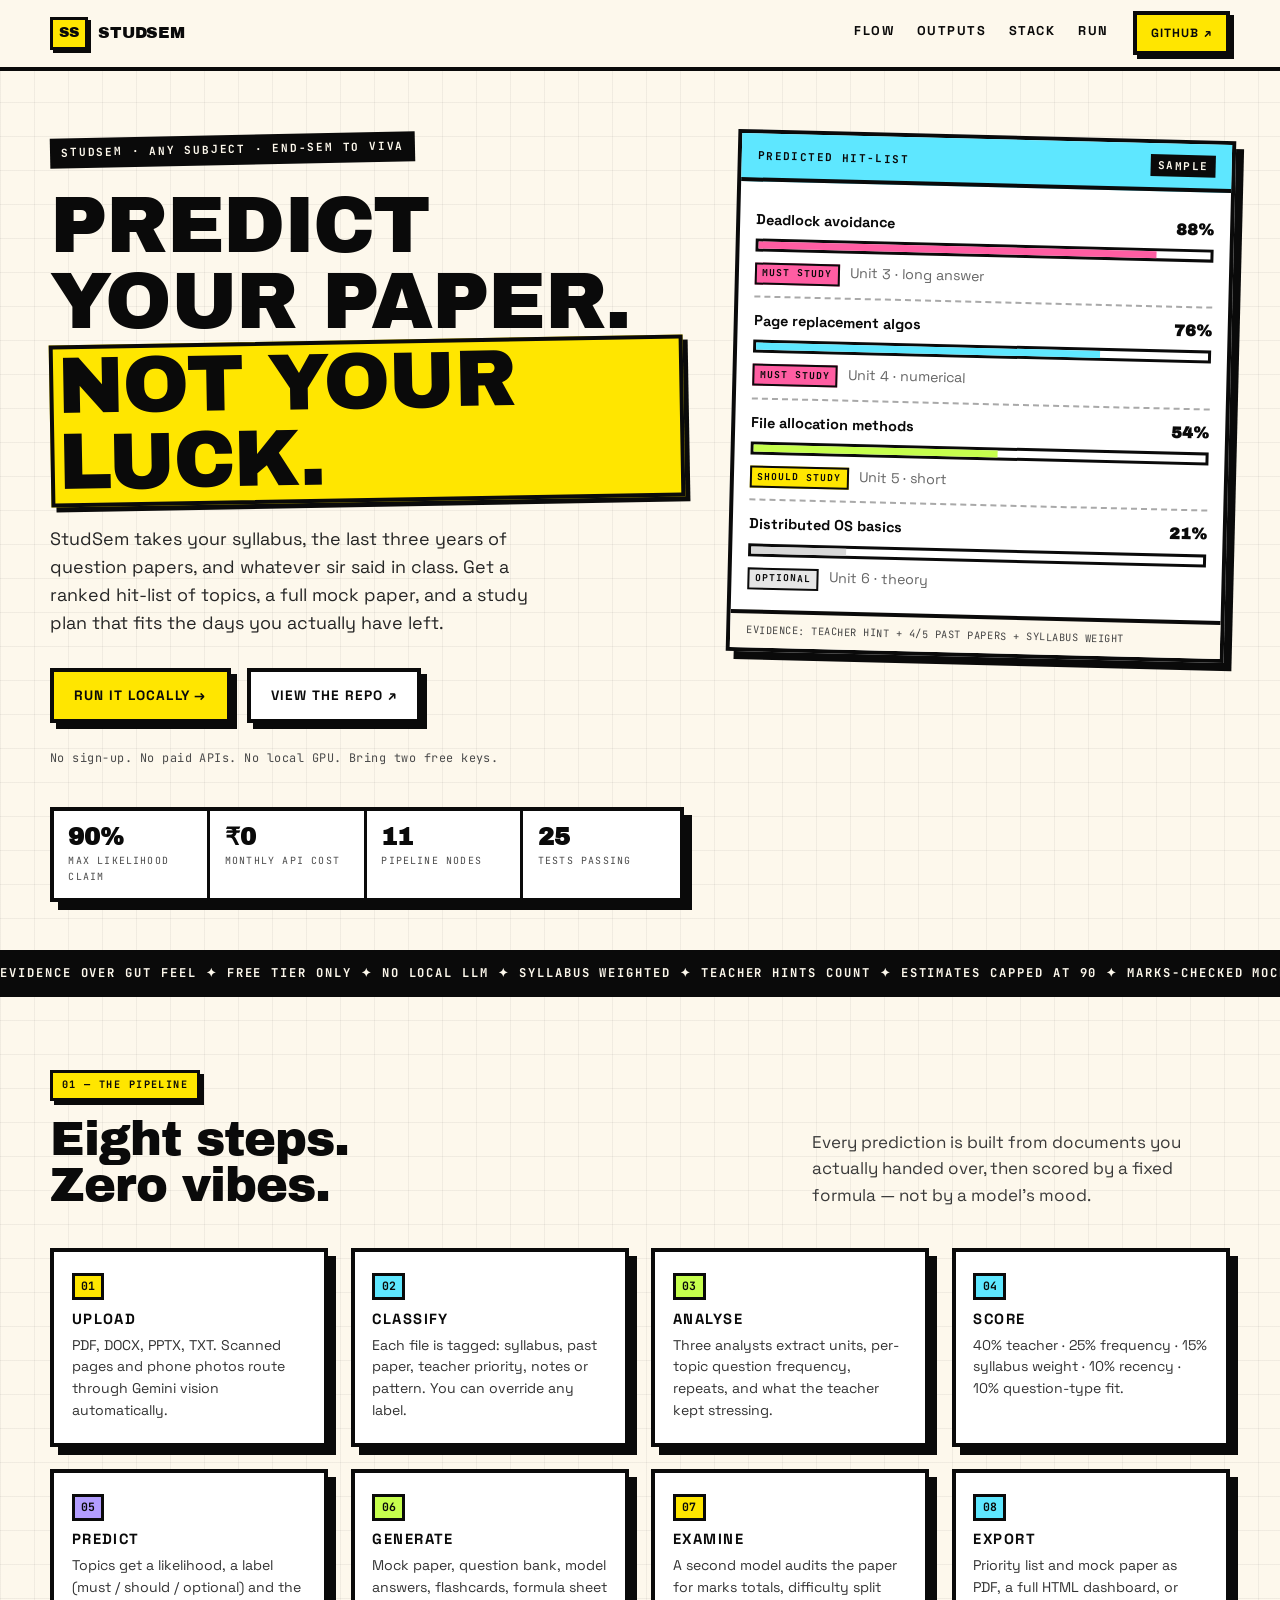
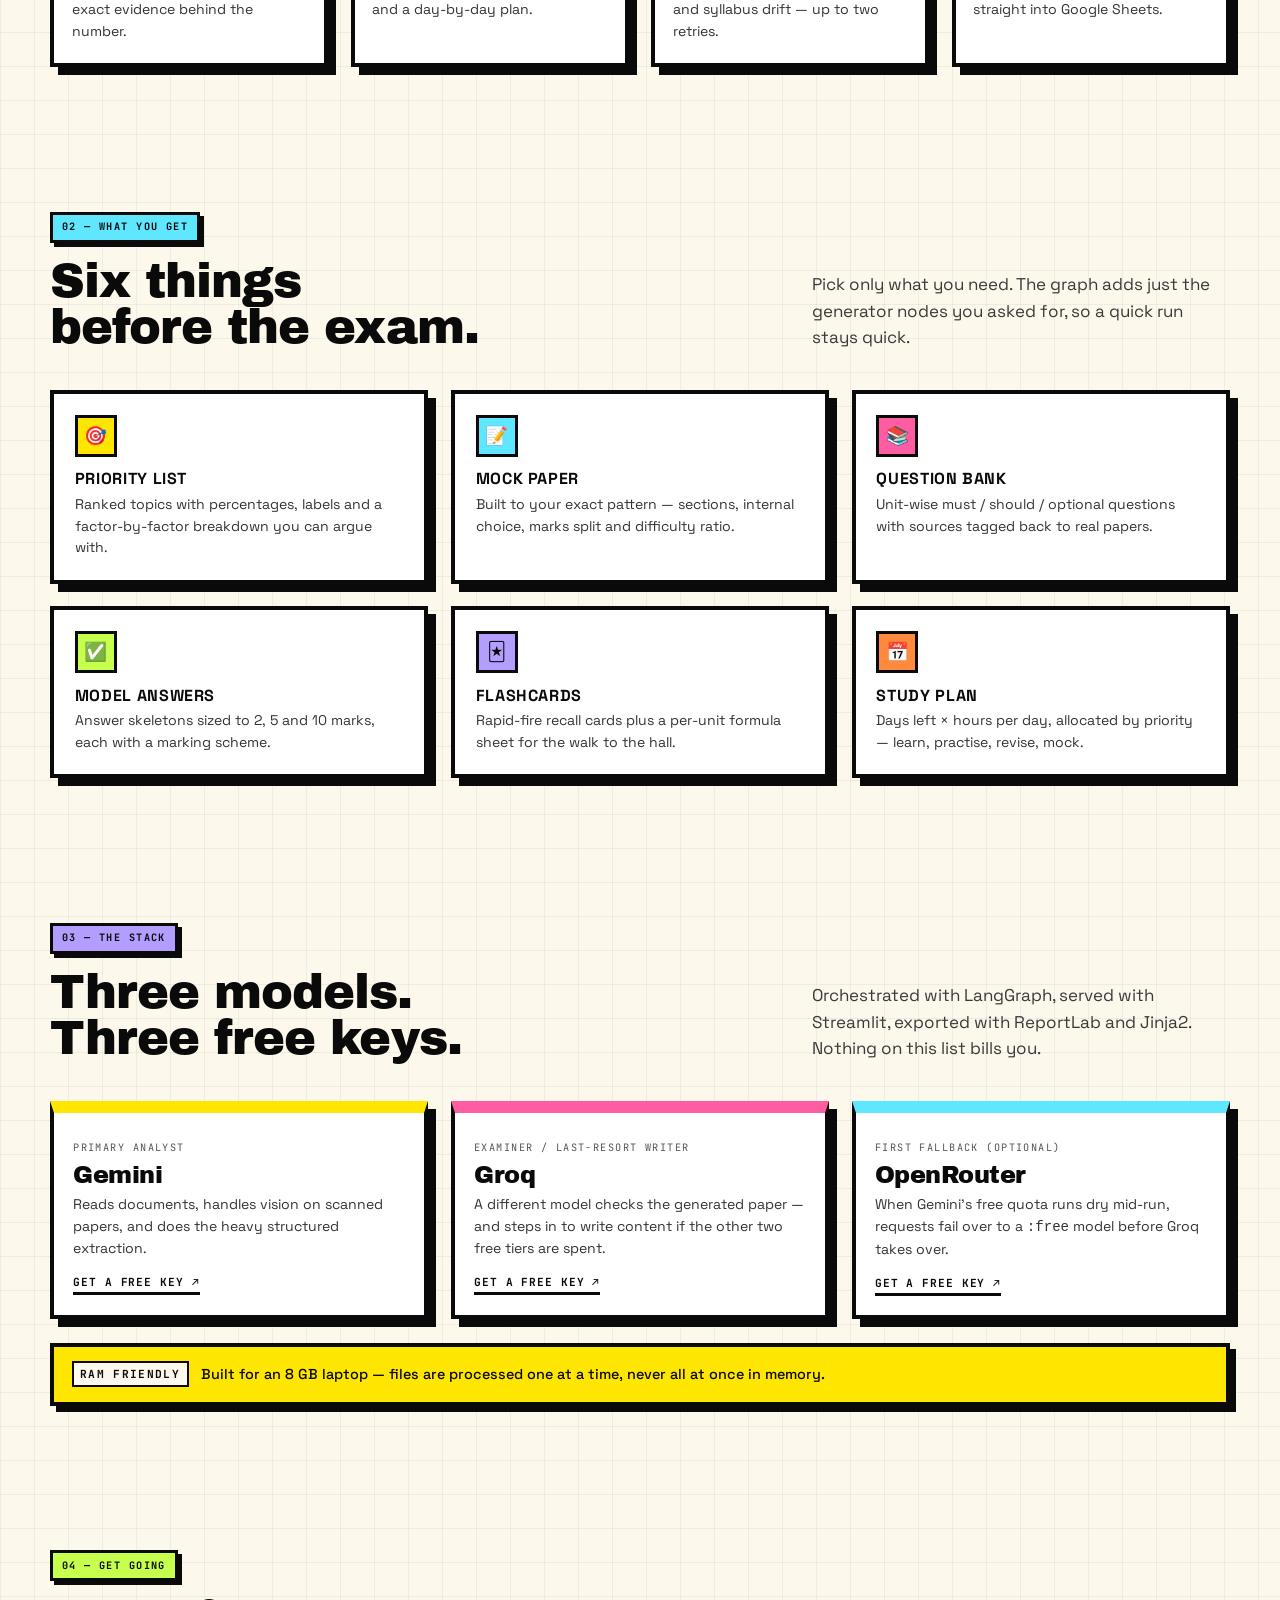
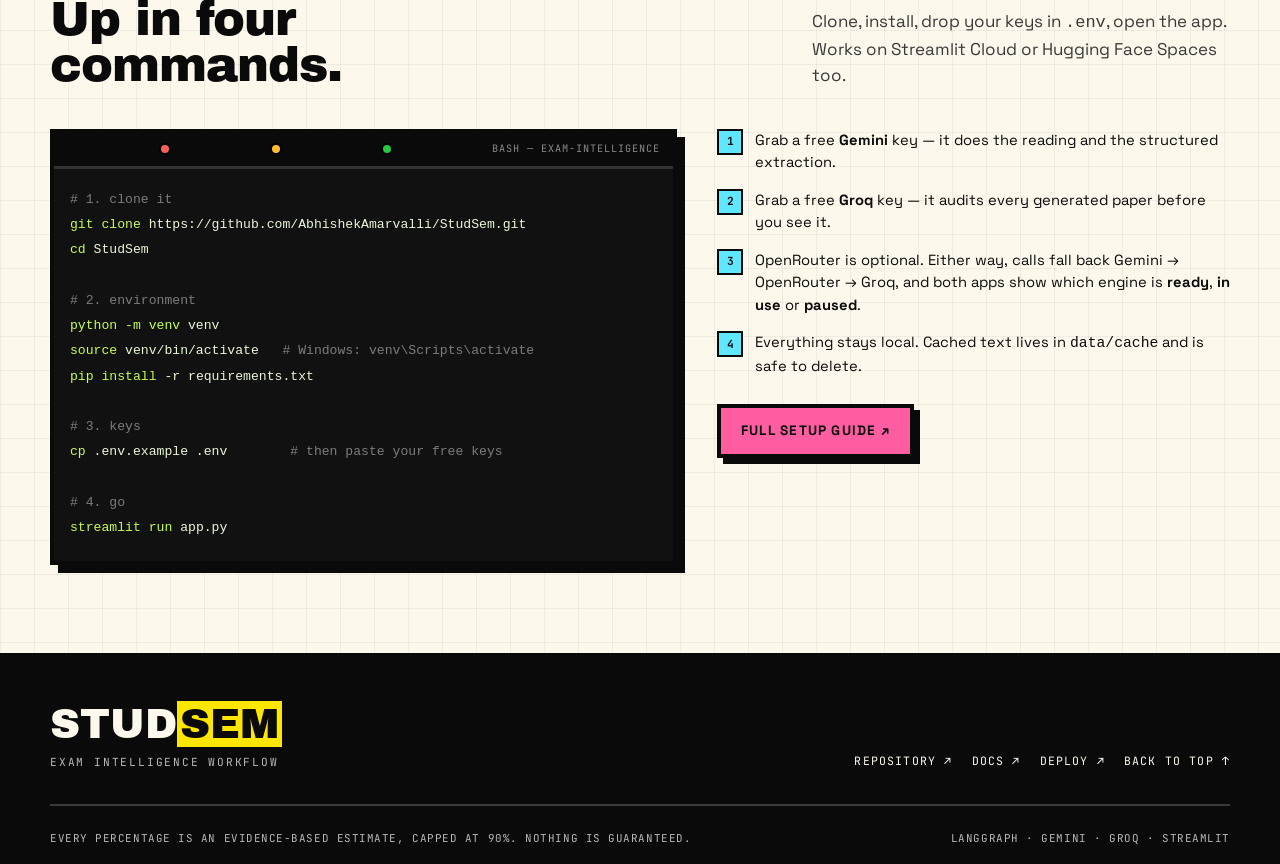
<file: index.html>
<!DOCTYPE html>
<html lang="en">
<head>
<meta charset="utf-8">
<meta name="viewport" content="width=device-width, initial-scale=1">
<title>StudSem — predict your paper, not your luck</title>
<meta name="description" content="Evidence-based exam preparation for any subject and exam type — theory papers, practicals and vivas. LangGraph + Gemini + Groq, 100% free tier.">
<meta property="og:title" content="StudSem — Exam Intelligence Workflow">
<meta property="og:description" content="Drop in your syllabus, past papers and teacher hints. Get a ranked hit-list, a mock paper and a study plan that fits the days you have left.">
<link rel="icon" href="data:image/svg+xml,%3Csvg xmlns='http://www.w3.org/2000/svg' viewBox='0 0 100 100'%3E%3Crect width='100' height='100' fill='%23ffe600'/%3E%3Ctext x='50' y='74' font-size='68' font-family='Arial Black, sans-serif' text-anchor='middle' fill='%23000'%3EE%3C/text%3E%3C/svg%3E">
<link rel="preconnect" href="https://fonts.googleapis.com">
<link rel="preconnect" href="https://fonts.gstatic.com" crossorigin>
<link href="https://fonts.googleapis.com/css2?family=Archivo+Black&family=JetBrains+Mono:wght@400;700&family=Space+Grotesk:wght@400;500;700&display=swap" rel="stylesheet">
<style>
  :root {
    --ink: #0a0a0a;
    --paper: #fdf8ec;
    --white: #ffffff;
    --yellow: #ffe600;
    --pink: #ff5da2;
    --cyan: #5ee7ff;
    --lime: #c6ff4d;
    --purple: #b39dff;
    --orange: #ff8a3d;
    --shadow: 8px 8px 0 var(--ink);
    --line: 4px solid var(--ink);
  }

  *, *::before, *::after { box-sizing: border-box; }

  html { scroll-behavior: smooth; }

  body {
    margin: 0;
    background-color: var(--paper);
    background-image:
      linear-gradient(to right, rgba(10, 10, 10, .05) 1px, transparent 1px),
      linear-gradient(to bottom, rgba(10, 10, 10, .05) 1px, transparent 1px);
    background-size: 34px 34px;
    color: var(--ink);
    font-family: 'Space Grotesk', ui-sans-serif, system-ui, -apple-system, sans-serif;
    font-size: 17px;
    line-height: 1.55;
    -webkit-font-smoothing: antialiased;
  }

  h1, h2, h3 {
    font-family: 'Archivo Black', 'Arial Black', ui-sans-serif, sans-serif;
    font-weight: 400;
    line-height: .95;
    letter-spacing: -.02em;
    margin: 0;
    text-wrap: balance;
  }

  p { margin: 0; }
  a { color: inherit; }

  :focus-visible {
    outline: 3px solid var(--ink);
    outline-offset: 3px;
  }

  .wrap {
    width: min(1180px, 100% - 2.5rem);
    margin-inline: auto;
  }

  /* ── Nav ─────────────────────────────────────────────────────────────── */
  .nav {
    position: sticky;
    top: 0;
    z-index: 50;
    background: var(--paper);
    border-bottom: var(--line);
  }

  .nav-inner {
    display: flex;
    align-items: center;
    gap: 1.5rem;
    padding: .7rem 0;
  }

  .brand {
    display: flex;
    align-items: center;
    gap: .6rem;
    text-decoration: none;
    font-family: 'Archivo Black', sans-serif;
    font-size: 1rem;
    letter-spacing: -.01em;
  }

  .brand-mark {
    background: var(--yellow);
    border: 3px solid var(--ink);
    box-shadow: 3px 3px 0 var(--ink);
    padding: .1rem .4rem .2rem;
    font-size: .9rem;
  }

  .nav-links {
    display: flex;
    gap: 1.4rem;
    margin-left: auto;
    font-size: .8rem;
    font-weight: 700;
    letter-spacing: .12em;
    text-transform: uppercase;
  }

  .nav-links a {
    text-decoration: none;
    padding-bottom: 2px;
    border-bottom: 3px solid transparent;
  }

  .nav-links a:hover { border-bottom-color: var(--pink); }

  /* ── Buttons ─────────────────────────────────────────────────────────── */
  .btn {
    display: inline-flex;
    align-items: center;
    gap: .55rem;
    padding: .8rem 1.25rem;
    border: var(--line);
    background: var(--yellow);
    color: var(--ink);
    font-family: 'Space Grotesk', sans-serif;
    font-size: .85rem;
    font-weight: 700;
    letter-spacing: .09em;
    text-transform: uppercase;
    text-decoration: none;
    box-shadow: 6px 6px 0 var(--ink);
    transition: transform .12s ease, box-shadow .12s ease;
    cursor: pointer;
    white-space: nowrap;
  }

  .btn:hover {
    transform: translate(-2px, -2px);
    box-shadow: 9px 9px 0 var(--ink);
  }

  .btn:active {
    transform: translate(4px, 4px);
    box-shadow: 2px 2px 0 var(--ink);
  }

  .btn.ghost { background: var(--white); }
  .btn.pink { background: var(--pink); }
  .btn.sm { padding: .55rem .9rem; font-size: .75rem; box-shadow: 4px 4px 0 var(--ink); }
  .btn.sm:hover { box-shadow: 6px 6px 0 var(--ink); }

  /* ── Hero ────────────────────────────────────────────────────────────── */
  .hero {
    display: grid;
    grid-template-columns: 1.12fr .88fr;
    gap: 3rem;
    align-items: start;
    padding: 4rem 0 3.5rem;
  }

  .eyebrow {
    display: inline-block;
    background: var(--ink);
    color: var(--paper);
    font-family: 'JetBrains Mono', monospace;
    font-size: .7rem;
    font-weight: 700;
    letter-spacing: .16em;
    text-transform: uppercase;
    padding: .4rem .7rem;
    transform: rotate(-1.2deg);
    margin-bottom: 1.4rem;
  }

  .hero h1 {
    font-size: clamp(2.5rem, 6.4vw, 5rem);
    margin-bottom: 1.5rem;
  }

  .hl {
    display: inline-block;
    background: var(--yellow);
    border: var(--line);
    box-shadow: 5px 5px 0 var(--ink);
    padding: 0 .25rem .1rem;
    transform: rotate(-1deg);
  }

  .lede {
    font-size: 1.12rem;
    max-width: 46ch;
    color: #262626;
  }

  .cta-row {
    display: flex;
    flex-wrap: wrap;
    gap: 1rem;
    margin-top: 2rem;
  }

  .hero-note {
    margin-top: 1.6rem;
    font-family: 'JetBrains Mono', monospace;
    font-size: .74rem;
    letter-spacing: .04em;
    color: #4a4a4a;
  }

  .stats {
    display: grid;
    grid-template-columns: repeat(4, 1fr);
    border: var(--line);
    box-shadow: var(--shadow);
    background: var(--white);
    margin-top: 2.5rem;
  }

  .stat {
    padding: .85rem .9rem;
    border-right: 3px solid var(--ink);
  }

  .stat:last-child { border-right: 0; }

  .stat b {
    display: block;
    font-family: 'Archivo Black', sans-serif;
    font-size: 1.5rem;
    line-height: 1;
  }

  .stat span {
    display: block;
    margin-top: .3rem;
    font-family: 'JetBrains Mono', monospace;
    font-size: .62rem;
    letter-spacing: .12em;
    text-transform: uppercase;
    color: #4a4a4a;
  }

  /* ── Sample ticket ───────────────────────────────────────────────────── */
  .ticket {
    border: var(--line);
    background: var(--white);
    box-shadow: var(--shadow);
    transform: rotate(1.4deg);
  }

  .ticket-head {
    display: flex;
    align-items: center;
    justify-content: space-between;
    gap: 1rem;
    padding: .7rem 1rem;
    background: var(--cyan);
    border-bottom: var(--line);
    font-family: 'JetBrains Mono', monospace;
    font-size: .68rem;
    font-weight: 700;
    letter-spacing: .13em;
    text-transform: uppercase;
  }

  .ticket-head span {
    background: var(--ink);
    color: var(--paper);
    padding: .15rem .45rem;
  }

  .ticket-body { padding: .9rem 1rem 1.1rem; }

  .t-row {
    padding: .7rem 0;
    border-bottom: 2px dashed rgba(10, 10, 10, .35);
  }

  .t-row:last-child { border-bottom: 0; padding-bottom: .2rem; }

  .t-top {
    display: flex;
    align-items: baseline;
    justify-content: space-between;
    gap: .6rem;
    font-size: .9rem;
    font-weight: 700;
  }

  .t-top small {
    font-family: 'JetBrains Mono', monospace;
    font-size: .66rem;
    font-weight: 400;
    letter-spacing: .06em;
    color: #5a5a5a;
    text-transform: uppercase;
  }

  .t-pct {
    font-family: 'Archivo Black', sans-serif;
    font-size: 1rem;
  }

  .bar {
    height: 13px;
    margin: .4rem 0 .35rem;
    border: 3px solid var(--ink);
    background: #fff;
  }

  .bar i {
    display: block;
    height: 100%;
    background: var(--pink);
  }

  .bar.cyan i { background: var(--cyan); }
  .bar.lime i { background: var(--lime); }

  .t-badge {
    display: inline-block;
    font-family: 'JetBrains Mono', monospace;
    font-size: .6rem;
    font-weight: 700;
    letter-spacing: .1em;
    text-transform: uppercase;
    border: 2px solid var(--ink);
    padding: .1rem .35rem;
  }

  .t-badge.must { background: var(--pink); }
  .t-badge.should { background: var(--yellow); }
  .t-badge.opt { background: #e6e6e6; }

  .ticket-foot {
    border-top: var(--line);
    padding: .55rem 1rem;
    background: var(--paper);
    font-family: 'JetBrains Mono', monospace;
    font-size: .64rem;
    letter-spacing: .05em;
    text-transform: uppercase;
    color: #444;
  }

  /* ── Ticker ──────────────────────────────────────────────────────────── */
  .ticker {
    overflow: hidden;
    background: var(--ink);
    color: var(--paper);
    border-top: var(--line);
    border-bottom: var(--line);
  }

  .ticker-track {
    display: flex;
    width: max-content;
    gap: 2.5rem;
    padding: .65rem 0;
    white-space: nowrap;
    font-family: 'JetBrains Mono', monospace;
    font-size: .76rem;
    font-weight: 700;
    letter-spacing: .16em;
    text-transform: uppercase;
    animation: slide 30s linear infinite;
  }

  @keyframes slide {
    from { transform: translateX(0); }
    to { transform: translateX(-50%); }
  }

  /* ── Sections ────────────────────────────────────────────────────────── */
  section { padding: 4.5rem 0; scroll-margin-top: 80px; }

  .section-head {
    display: flex;
    flex-wrap: wrap;
    align-items: end;
    justify-content: space-between;
    gap: 1.25rem;
    margin-bottom: 2.5rem;
  }

  .section-head h2 {
    font-size: clamp(1.9rem, 4vw, 3rem);
  }

  .section-head p {
    max-width: 38ch;
    color: #3a3a3a;
  }

  .tag {
    display: inline-block;
    background: var(--pink);
    border: 3px solid var(--ink);
    box-shadow: 4px 4px 0 var(--ink);
    font-family: 'JetBrains Mono', monospace;
    font-size: .64rem;
    font-weight: 700;
    letter-spacing: .14em;
    text-transform: uppercase;
    padding: .3rem .55rem;
    margin-bottom: 1rem;
  }

  .tag.y { background: var(--yellow); }
  .tag.c { background: var(--cyan); }
  .tag.l { background: var(--lime); }
  .tag.p { background: var(--purple); }

  /* ── Flow grid ───────────────────────────────────────────────────────── */
  .flow {
    display: grid;
    grid-template-columns: repeat(4, 1fr);
    gap: 1.4rem;
  }

  .step {
    position: relative;
    background: var(--white);
    border: var(--line);
    box-shadow: var(--shadow);
    padding: 1.2rem 1.1rem 1.3rem;
    transition: transform .12s ease, box-shadow .12s ease;
  }

  .step:hover {
    transform: translate(-3px, -3px);
    box-shadow: 11px 11px 0 var(--ink);
  }

  .step-num {
    display: inline-block;
    background: var(--yellow);
    border: 3px solid var(--ink);
    font-family: 'JetBrains Mono', monospace;
    font-size: .72rem;
    font-weight: 700;
    padding: .1rem .4rem;
    margin-bottom: .8rem;
  }

  .step:nth-child(2n) .step-num { background: var(--cyan); }
  .step:nth-child(3n) .step-num { background: var(--lime); }
  .step:nth-child(5n) .step-num { background: var(--purple); }

  .step h3 {
    font-family: 'Space Grotesk', sans-serif;
    font-weight: 700;
    font-size: .92rem;
    letter-spacing: .1em;
    text-transform: uppercase;
    margin-bottom: .5rem;
  }

  .step p { font-size: .88rem; color: #333; }

  /* ── Output cards ────────────────────────────────────────────────────── */
  .cards {
    display: grid;
    grid-template-columns: repeat(3, 1fr);
    gap: 1.4rem;
  }

  .card {
    border: var(--line);
    box-shadow: var(--shadow);
    background: var(--white);
    padding: 1.3rem;
    transition: transform .12s ease, box-shadow .12s ease;
  }

  .card:hover {
    transform: translate(-3px, -3px);
    box-shadow: 11px 11px 0 var(--ink);
  }

  .card .ico {
    display: inline-flex;
    align-items: center;
    justify-content: center;
    width: 42px;
    height: 42px;
    border: 3px solid var(--ink);
    background: var(--yellow);
    font-size: 1.15rem;
    margin-bottom: 0.9rem;
  }

  .card:nth-child(2) .ico { background: var(--cyan); }
  .card:nth-child(3) .ico { background: var(--pink); }
  .card:nth-child(4) .ico { background: var(--lime); }
  .card:nth-child(5) .ico { background: var(--purple); }
  .card:nth-child(6) .ico { background: var(--orange); }

  .card h3 {
    font-family: 'Space Grotesk', sans-serif;
    font-weight: 700;
    font-size: 1rem;
    letter-spacing: .04em;
    text-transform: uppercase;
    margin-bottom: .45rem;
  }

  .card p { font-size: .88rem; color: #333; }

  /* ── Stack ───────────────────────────────────────────────────────────── */
  .stack {
    display: grid;
    grid-template-columns: repeat(3, 1fr);
    gap: 1.4rem;
  }

  .stack-card {
    border: var(--line);
    background: var(--white);
    border-top: 12px solid var(--ink);
    box-shadow: var(--shadow);
    padding: 1.2rem;
  }

  .stack-card:nth-child(1) { border-top-color: var(--yellow); }
  .stack-card:nth-child(2) { border-top-color: var(--pink); }
  .stack-card:nth-child(3) { border-top-color: var(--cyan); }

  .stack-card .role {
    font-family: 'JetBrains Mono', monospace;
    font-size: .64rem;
    letter-spacing: .14em;
    text-transform: uppercase;
    color: #555;
  }

  .stack-card h3 {
    font-family: 'Archivo Black', sans-serif;
    font-size: 1.5rem;
    margin: .3rem 0 .5rem;
  }

  .stack-card p { font-size: .88rem; color: #333; }

  .stack-card a {
    display: inline-block;
    margin-top: .9rem;
    font-family: 'JetBrains Mono', monospace;
    font-size: .7rem;
    font-weight: 700;
    letter-spacing: .08em;
    text-transform: uppercase;
    text-decoration: none;
    border-bottom: 3px solid var(--ink);
  }

  .stack-card a:hover { background: var(--yellow); }

  .note {
    margin-top: 1.5rem;
    display: flex;
    flex-wrap: wrap;
    align-items: center;
    gap: .8rem;
    border: var(--line);
    background: var(--yellow);
    box-shadow: 6px 6px 0 var(--ink);
    padding: .9rem 1.1rem;
    font-size: .9rem;
    font-weight: 500;
  }

  .note b { font-family: 'JetBrains Mono', monospace; font-size: .7rem; letter-spacing: .12em; text-transform: uppercase; border: 2px solid var(--ink); padding: .15rem .4rem; background: var(--paper); }

  /* ── Run ─────────────────────────────────────────────────────────────── */
  .run-grid {
    display: grid;
    grid-template-columns: 1.1fr .9fr;
    gap: 2.5rem;
    align-items: start;
  }

  .terminal {
    border: var(--line);
    box-shadow: var(--shadow);
    background: #111;
    color: #eaf7d9;
    overflow: hidden;
  }

  .terminal-bar {
    display: flex;
    align-items: center;
    gap: .45rem;
    padding: .55rem .8rem;
    background: var(--ink);
    border-bottom: 3px solid #333;
  }

  .dot {
    width: 12px;
    height: 12px;
    border-radius: 50%;
    border: 2px solid #000;
  }

  .dot.r { background: #ff5f57; }
  .dot.y { background: #febc2e; }
  .dot.g { background: #28c840; }

  .terminal-bar span {
    margin-left: auto;
    font-family: 'JetBrains Mono', monospace;
    font-size: .64rem;
    letter-spacing: .1em;
    text-transform: uppercase;
    color: #8a8a8a;
  }

  pre {
    margin: 0;
    padding: 1.1rem 1rem 1.3rem;
    overflow-x: auto;
    font-family: 'JetBrains Mono', monospace;
    font-size: .82rem;
    line-height: 1.85;
  }

  pre .c { color: #7c7c7c; }
  pre .cmd { color: var(--lime); }

  .run-list {
    list-style: none;
    margin: 0 0 1.6rem;
    padding: 0;
    display: grid;
    gap: .9rem;
  }

  .run-list li {
    display: flex;
    gap: .75rem;
    font-size: .92rem;
  }

  .run-list .k {
    flex: none;
    width: 26px;
    height: 26px;
    display: grid;
    place-items: center;
    border: 2px solid var(--ink);
    background: var(--cyan);
    font-family: 'JetBrains Mono', monospace;
    font-size: .7rem;
    font-weight: 700;
  }

  /* ── Footer ──────────────────────────────────────────────────────────── */
  footer {
    border-top: var(--line);
    background: var(--ink);
    color: var(--paper);
    padding: 3rem 0 2rem;
    margin-top: 1rem;
  }

  .foot-grid {
    display: flex;
    flex-wrap: wrap;
    align-items: end;
    justify-content: space-between;
    gap: 2rem;
    padding-bottom: 2rem;
    border-bottom: 2px solid rgba(253, 248, 236, .2);
  }

  .foot-brand {
    font-family: 'Archivo Black', sans-serif;
    font-size: clamp(1.6rem, 4vw, 2.6rem);
    line-height: .95;
  }

  .foot-brand em {
    font-style: normal;
    background: var(--yellow);
    color: var(--ink);
    padding: 0 .2rem;
  }

  .foot-sub {
    margin-top: .6rem;
    font-family: 'JetBrains Mono', monospace;
    font-size: .7rem;
    letter-spacing: .16em;
    text-transform: uppercase;
    color: #b9b9b9;
  }

  .foot-links {
    display: flex;
    flex-wrap: wrap;
    gap: 1.2rem;
    font-family: 'JetBrains Mono', monospace;
    font-size: .72rem;
    letter-spacing: .1em;
    text-transform: uppercase;
  }

  .foot-links a {
    text-decoration: none;
    border-bottom: 2px solid transparent;
  }

  .foot-links a:hover { border-bottom-color: var(--lime); }

  .disclaimer {
    padding-top: 1.5rem;
    display: flex;
    flex-wrap: wrap;
    gap: 1rem;
    justify-content: space-between;
    font-family: 'JetBrains Mono', monospace;
    font-size: .68rem;
    letter-spacing: .05em;
    color: #b9b9b9;
    text-transform: uppercase;
  }

  /* ── Responsive ──────────────────────────────────────────────────────── */
  @media (max-width: 1000px) {
    .flow { grid-template-columns: repeat(2, 1fr); }
    .cards, .stack { grid-template-columns: repeat(2, 1fr); }
    .hero { grid-template-columns: 1fr; gap: 2.5rem; padding-top: 3rem; }
    .run-grid { grid-template-columns: 1fr; }
    .nav-links { display: none; }
    .nav-inner .btn { margin-left: auto; }
  }

  @media (max-width: 620px) {
    body { font-size: 16px; }
    .wrap { width: calc(100% - 1.6rem); }
    .flow, .cards, .stack { grid-template-columns: 1fr; }
    .stats { grid-template-columns: repeat(2, 1fr); }
    .stat:nth-child(2) { border-right: 0; }
    .stat:nth-child(1), .stat:nth-child(2) { border-bottom: 3px solid var(--ink); }
    section { padding: 3rem 0; }
    .ticket { transform: rotate(.7deg); }
    .hero h1 { font-size: clamp(2.2rem, 11vw, 3rem); }
  }

  @media (prefers-reduced-motion: reduce) {
    html { scroll-behavior: auto; }
    .ticker-track { animation: none; }
    .btn, .step, .card { transition: none; }
  }
</style>
</head>
<body>

<header class="nav">
  <div class="wrap nav-inner">
    <a class="brand" href="#top">
      <span class="brand-mark">SS</span>
      STUDSEM
    </a>
    <nav class="nav-links" aria-label="Sections">
      <a href="#flow">Flow</a>
      <a href="#outputs">Outputs</a>
      <a href="#stack">Stack</a>
      <a href="#run">Run</a>
    </nav>
    <a class="btn sm" href="https://github.com/AbhishekAmarvalli/StudSem" target="_blank" rel="noopener">GitHub ↗</a>
  </div>
</header>

<main id="top">

  <!-- Hero -->
  <div class="wrap">
    <section class="hero" style="padding-bottom:3rem">
      <div>
        <span class="eyebrow">StudSem · any subject · end-sem to viva</span>
        <h1>PREDICT YOUR PAPER.<br><span class="hl">NOT YOUR LUCK.</span></h1>
        <p class="lede">
          StudSem takes your syllabus, the last three years of question papers, and
          whatever sir said in class. Get a ranked hit-list of topics, a full mock paper,
          and a study plan that fits the days you actually have left.
        </p>
        <div class="cta-row">
          <a class="btn" href="#run">Run it locally →</a>
          <a class="btn ghost" href="https://github.com/AbhishekAmarvalli/StudSem" target="_blank" rel="noopener">View the repo ↗</a>
        </div>
        <p class="hero-note">No sign-up. No paid APIs. No local GPU. Bring two free keys.</p>

        <div class="stats" role="list">
          <div class="stat" role="listitem"><b>90%</b><span>Max likelihood claim</span></div>
          <div class="stat" role="listitem"><b>₹0</b><span>Monthly API cost</span></div>
          <div class="stat" role="listitem"><b>11</b><span>Pipeline nodes</span></div>
          <div class="stat" role="listitem"><b>25</b><span>Tests passing</span></div>
        </div>
      </div>

      <aside class="ticket" aria-label="Sample priority list output">
        <div class="ticket-head">Predicted hit-list <span>Sample</span></div>
        <div class="ticket-body">
          <div class="t-row">
            <div class="t-top"><span>Deadlock avoidance</span><span class="t-pct">88%</span></div>
            <div class="bar"><i style="width:88%"></i></div>
            <span class="t-badge must">Must study</span>
            <small style="margin-left:.4rem;color:#666">Unit 3 · long answer</small>
          </div>
          <div class="t-row">
            <div class="t-top"><span>Page replacement algos</span><span class="t-pct">76%</span></div>
            <div class="bar cyan"><i style="width:76%"></i></div>
            <span class="t-badge must">Must study</span>
            <small style="margin-left:.4rem;color:#666">Unit 4 · numerical</small>
          </div>
          <div class="t-row">
            <div class="t-top"><span>File allocation methods</span><span class="t-pct">54%</span></div>
            <div class="bar lime"><i style="width:54%"></i></div>
            <span class="t-badge should">Should study</span>
            <small style="margin-left:.4rem;color:#666">Unit 5 · short</small>
          </div>
          <div class="t-row">
            <div class="t-top"><span>Distributed OS basics</span><span class="t-pct">21%</span></div>
            <div class="bar"><i style="width:21%;background:#d8d8d8"></i></div>
            <span class="t-badge opt">Optional</span>
            <small style="margin-left:.4rem;color:#666">Unit 6 · theory</small>
          </div>
        </div>
        <div class="ticket-foot">Evidence: teacher hint + 4/5 past papers + syllabus weight</div>
      </aside>
    </section>
  </div>

  <!-- Ticker -->
  <div class="ticker" aria-hidden="true">
    <div class="ticker-track">
      <span>Evidence over gut feel ✦ Free tier only ✦ No local LLM ✦ Syllabus weighted ✦ Teacher hints count ✦ Estimates capped at 90 ✦ Marks-checked mock papers ✦</span>
      <span>Evidence over gut feel ✦ Free tier only ✦ No local LLM ✦ Syllabus weighted ✦ Teacher hints count ✦ Estimates capped at 90 ✦ Marks-checked mock papers ✦</span>
    </div>
  </div>

  <!-- Flow -->
  <div class="wrap">
    <section id="flow">
      <div class="section-head">
        <div>
          <span class="tag y">01 — The pipeline</span>
          <h2>Eight steps.<br>Zero vibes.</h2>
        </div>
        <p>Every prediction is built from documents you actually handed over, then scored by a fixed formula — not by a model's mood.</p>
      </div>

      <div class="flow">
        <article class="step">
          <span class="step-num">01</span>
          <h3>Upload</h3>
          <p>PDF, DOCX, PPTX, TXT. Scanned pages and phone photos route through Gemini vision automatically.</p>
        </article>
        <article class="step">
          <span class="step-num">02</span>
          <h3>Classify</h3>
          <p>Each file is tagged: syllabus, past paper, teacher priority, notes or pattern. You can override any label.</p>
        </article>
        <article class="step">
          <span class="step-num">03</span>
          <h3>Analyse</h3>
          <p>Three analysts extract units, per-topic question frequency, repeats, and what the teacher kept stressing.</p>
        </article>
        <article class="step">
          <span class="step-num">04</span>
          <h3>Score</h3>
          <p>40% teacher · 25% frequency · 15% syllabus weight · 10% recency · 10% question-type fit.</p>
        </article>
        <article class="step">
          <span class="step-num">05</span>
          <h3>Predict</h3>
          <p>Topics get a likelihood, a label (must / should / optional) and the exact evidence behind the number.</p>
        </article>
        <article class="step">
          <span class="step-num">06</span>
          <h3>Generate</h3>
          <p>Mock paper, question bank, model answers, flashcards, formula sheet and a day-by-day plan.</p>
        </article>
        <article class="step">
          <span class="step-num">07</span>
          <h3>Examine</h3>
          <p>A second model audits the paper for marks totals, difficulty split and syllabus drift — up to two retries.</p>
        </article>
        <article class="step">
          <span class="step-num">08</span>
          <h3>Export</h3>
          <p>Priority list and mock paper as PDF, a full HTML dashboard, or straight into Google Sheets.</p>
        </article>
      </div>
    </section>
  </div>

  <!-- Outputs -->
  <div class="wrap">
    <section id="outputs">
      <div class="section-head">
        <div>
          <span class="tag c">02 — What you get</span>
          <h2>Six things<br>before the exam.</h2>
        </div>
        <p>Pick only what you need. The graph adds just the generator nodes you asked for, so a quick run stays quick.</p>
      </div>

      <div class="cards">
        <article class="card">
          <span class="ico">🎯</span>
          <h3>Priority list</h3>
          <p>Ranked topics with percentages, labels and a factor-by-factor breakdown you can argue with.</p>
        </article>
        <article class="card">
          <span class="ico">📝</span>
          <h3>Mock paper</h3>
          <p>Built to your exact pattern — sections, internal choice, marks split and difficulty ratio.</p>
        </article>
        <article class="card">
          <span class="ico">📚</span>
          <h3>Question bank</h3>
          <p>Unit-wise must / should / optional questions with sources tagged back to real papers.</p>
        </article>
        <article class="card">
          <span class="ico">✅</span>
          <h3>Model answers</h3>
          <p>Answer skeletons sized to 2, 5 and 10 marks, each with a marking scheme.</p>
        </article>
        <article class="card">
          <span class="ico">🃏</span>
          <h3>Flashcards</h3>
          <p>Rapid-fire recall cards plus a per-unit formula sheet for the walk to the hall.</p>
        </article>
        <article class="card">
          <span class="ico">📅</span>
          <h3>Study plan</h3>
          <p>Days left × hours per day, allocated by priority — learn, practise, revise, mock.</p>
        </article>
      </div>
    </section>
  </div>

  <!-- Stack -->
  <div class="wrap">
    <section id="stack">
      <div class="section-head">
        <div>
          <span class="tag p">03 — The stack</span>
          <h2>Three models.<br>Three free keys.</h2>
        </div>
        <p>Orchestrated with LangGraph, served with Streamlit, exported with ReportLab and Jinja2. Nothing on this list bills you.</p>
      </div>

      <div class="stack">
        <article class="stack-card">
          <span class="role">Primary analyst</span>
          <h3>Gemini</h3>
          <p>Reads documents, handles vision on scanned papers, and does the heavy structured extraction.</p>
          <a href="https://aistudio.google.com/app/apikey" target="_blank" rel="noopener">Get a free key ↗</a>
        </article>
        <article class="stack-card">
          <span class="role">Examiner / last-resort writer</span>
          <h3>Groq</h3>
          <p>A different model checks the generated paper — and steps in to write content if the other two free tiers are spent.</p>
          <a href="https://console.groq.com/keys" target="_blank" rel="noopener">Get a free key ↗</a>
        </article>
        <article class="stack-card">
          <span class="role">First fallback (optional)</span>
          <h3>OpenRouter</h3>
          <p>When Gemini's free quota runs dry mid-run, requests fail over to a <code>:free</code> model before Groq takes over.</p>
          <a href="https://openrouter.ai/keys" target="_blank" rel="noopener">Get a free key ↗</a>
        </article>
      </div>

      <div class="note">
        <b>RAM friendly</b>
        <span>Built for an 8 GB laptop — files are processed one at a time, never all at once in memory.</span>
      </div>
    </section>
  </div>

  <!-- Run -->
  <div class="wrap">
    <section id="run">
      <div class="section-head">
        <div>
          <span class="tag l">04 — Get going</span>
          <h2>Up in four<br>commands.</h2>
        </div>
        <p>Clone, install, drop your keys in <code>.env</code>, open the app. Works on Streamlit Cloud or Hugging Face Spaces too.</p>
      </div>

      <div class="run-grid">
        <div class="terminal">
          <div class="terminal-bar">
            <span class="dot r"></span><span class="dot y"></span><span class="dot g"></span>
            <span>bash — exam-intelligence</span>
          </div>
<pre><code><span class="c"># 1. clone it</span>
<span class="cmd">git clone</span> https://github.com/AbhishekAmarvalli/StudSem.git
<span class="cmd">cd</span> StudSem

<span class="c"># 2. environment</span>
<span class="cmd">python -m venv</span> venv
<span class="cmd">source</span> venv/bin/activate   <span class="c"># Windows: venv\Scripts\activate</span>
<span class="cmd">pip install</span> -r requirements.txt

<span class="c"># 3. keys</span>
<span class="cmd">cp</span> .env.example .env        <span class="c"># then paste your free keys</span>

<span class="c"># 4. go</span>
<span class="cmd">streamlit run</span> app.py</code></pre>
        </div>

        <div>
          <ul class="run-list">
            <li><span class="k">1</span><span>Grab a free <b>Gemini</b> key — it does the reading and the structured extraction.</span></li>
            <li><span class="k">2</span><span>Grab a free <b>Groq</b> key — it audits every generated paper before you see it.</span></li>
            <li><span class="k">3</span><span>OpenRouter is optional. Either way, calls fall back Gemini → OpenRouter → Groq, and both apps show which engine is <b>ready</b>, <b>in use</b> or <b>paused</b>.</span></li>
            <li><span class="k">4</span><span>Everything stays local. Cached text lives in <code>data/cache</code> and is safe to delete.</span></li>
          </ul>
          <a class="btn pink" href="https://github.com/AbhishekAmarvalli/StudSem#readme" target="_blank" rel="noopener">Full setup guide ↗</a>
        </div>
      </div>
    </section>
  </div>

</main>

<footer>
  <div class="wrap">
    <div class="foot-grid">
      <div>
        <div class="foot-brand">STUD<em>SEM</em></div>
        <p class="foot-sub">Exam Intelligence Workflow</p>
      </div>
      <nav class="foot-links" aria-label="Footer">
        <a href="https://github.com/AbhishekAmarvalli/StudSem" target="_blank" rel="noopener">Repository ↗</a>
        <a href="https://github.com/AbhishekAmarvalli/StudSem#readme" target="_blank" rel="noopener">Docs ↗</a>
        <a href="https://share.streamlit.io" target="_blank" rel="noopener">Deploy ↗</a>
        <a href="#top">Back to top ↑</a>
      </nav>
    </div>
    <div class="disclaimer">
      <span>Every percentage is an evidence-based estimate, capped at 90%. Nothing is guaranteed.</span>
      <span>LangGraph · Gemini · Groq · Streamlit</span>
    </div>
  </div>
</footer>

</body>
</html>
</file>
